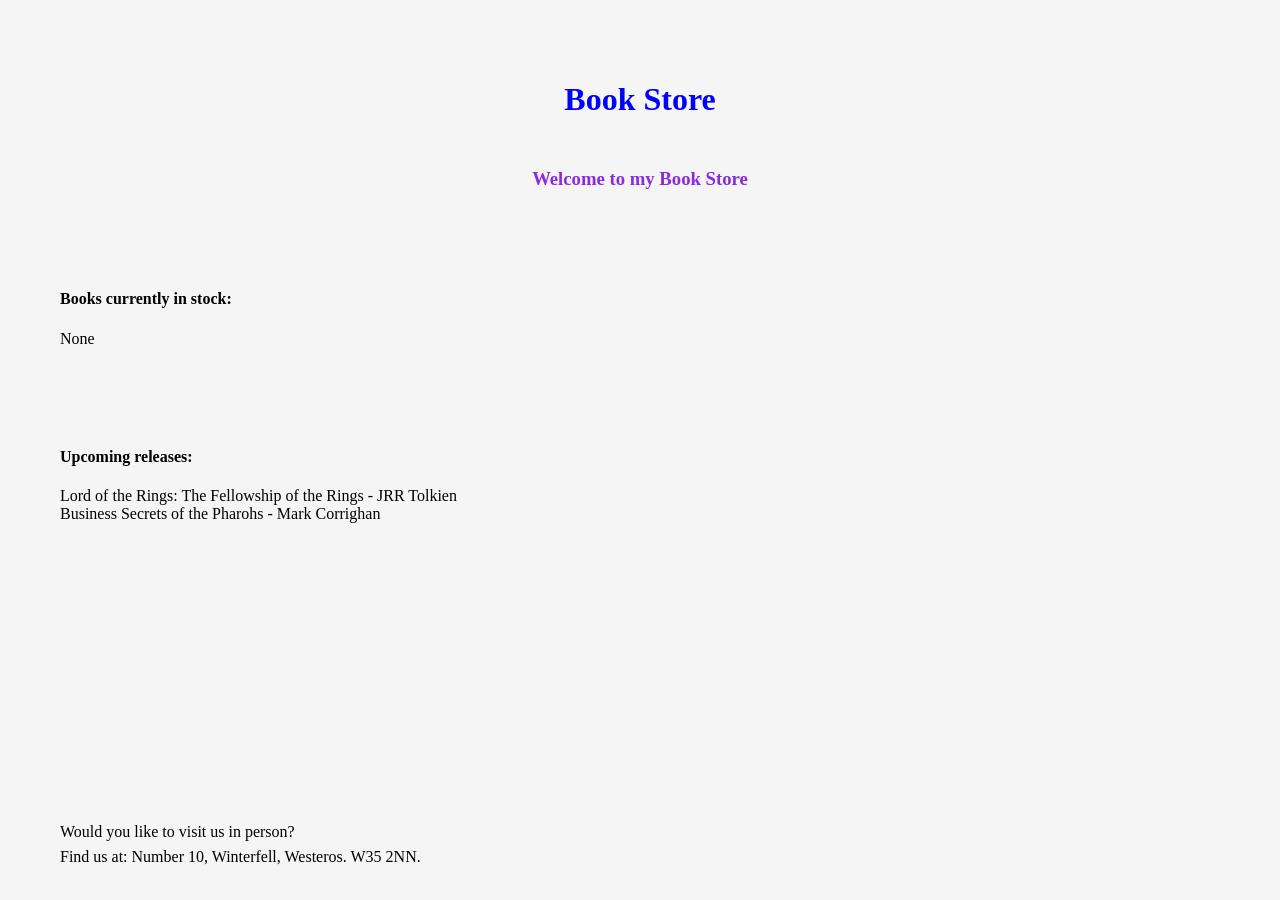
<file: templates/index.html>
<!DOCTYPE html>
<html lang="en"> </lang>

<link rel="stylesheet" href="/static/styles.css">

<body class="background">
<title> Book Store </title>
<H1 class="h1"> Book Store </H1>

<h3 class="welcome"> Welcome to my Book Store</h3>

<h4 class="books"> Books currently in stock: </h4>
<div> None</div>

<h4 class="books"> Upcoming releases: </h4>
<div>Lord of the Rings: The Fellowship of the Rings -  JRR Tolkien </div>
<div> Business Secrets of the Pharohs - Mark Corrighan </div>



<div class="address"> 
<div class="text"> Would you like to visit us in person?</div>
<div class="text"> Find us at: Number 10, Winterfell, Westeros. W35 2NN. </div>
</div>

</body>
</file>
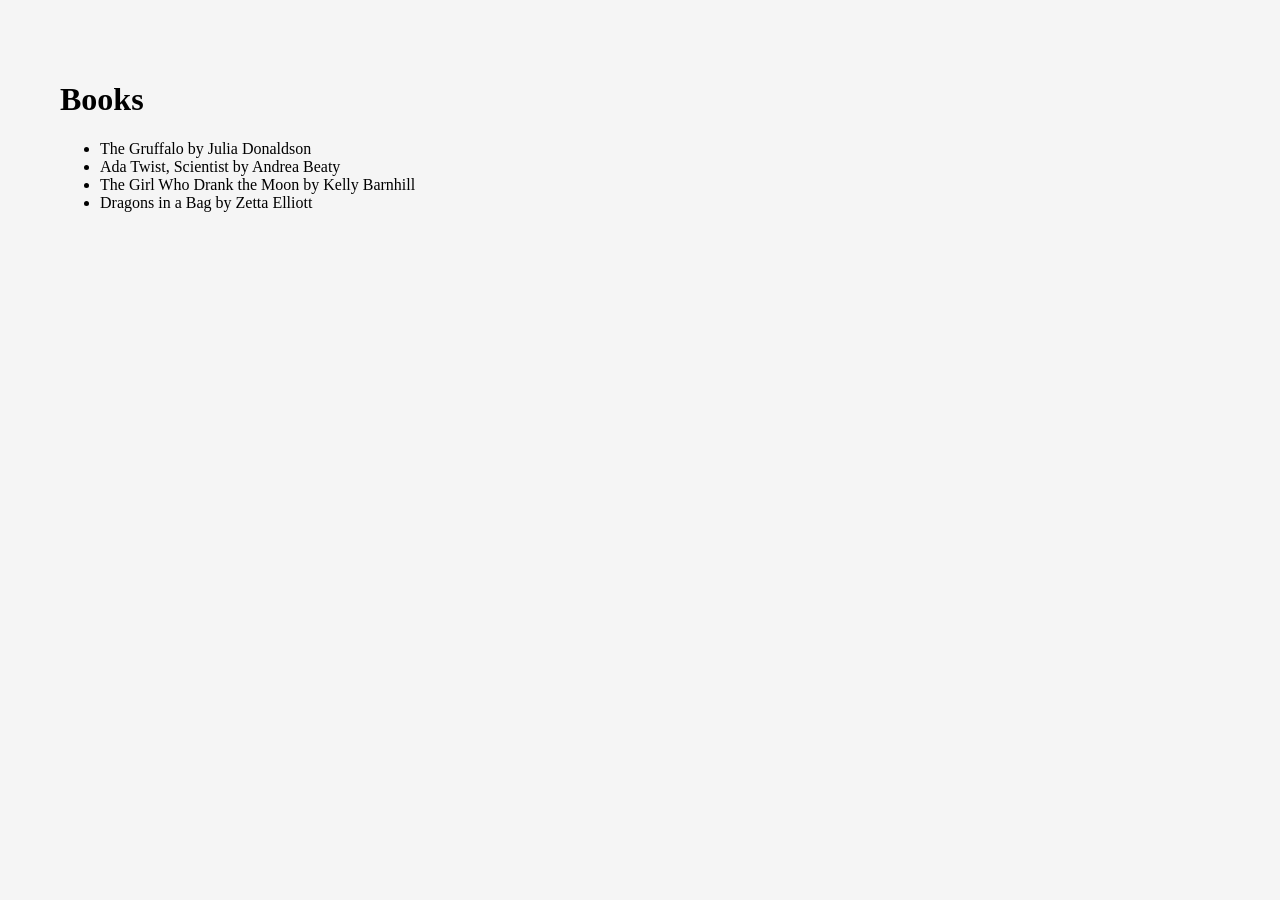
<file: templates/book_list.html>
<!DOCTYPE html>
<html lang="en"> </lang>

<link rel="stylesheet" href="/static/styles.css">

<body class="background"> 

<title> Books </title>
<h1> Books  </h1>

<ul>        
    <li> The Gruffalo by Julia Donaldson </li>
    <li> Ada Twist, Scientist by Andrea Beaty</li>
    <li> The Girl Who Drank the Moon by Kelly Barnhill </li>
    <li> Dragons in a Bag by Zetta Elliott</li>
</ul>

</body>
</file>
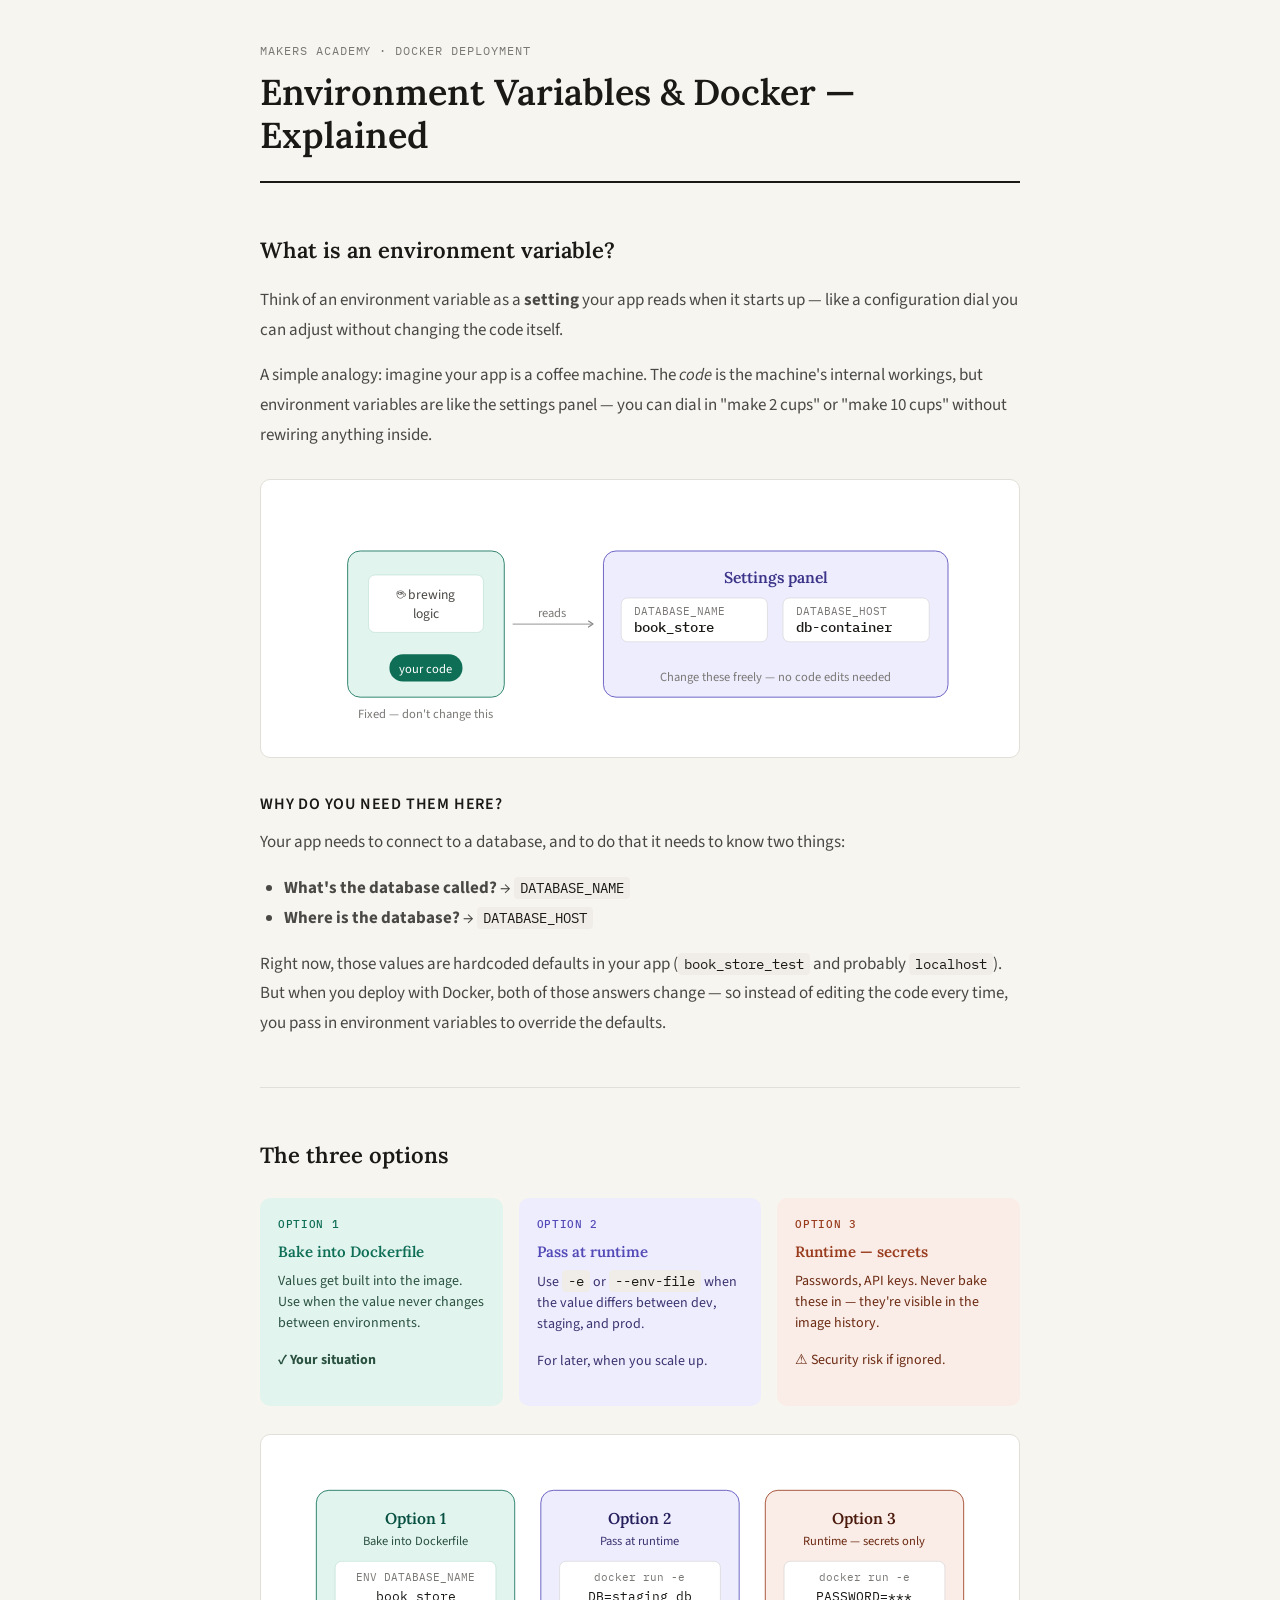
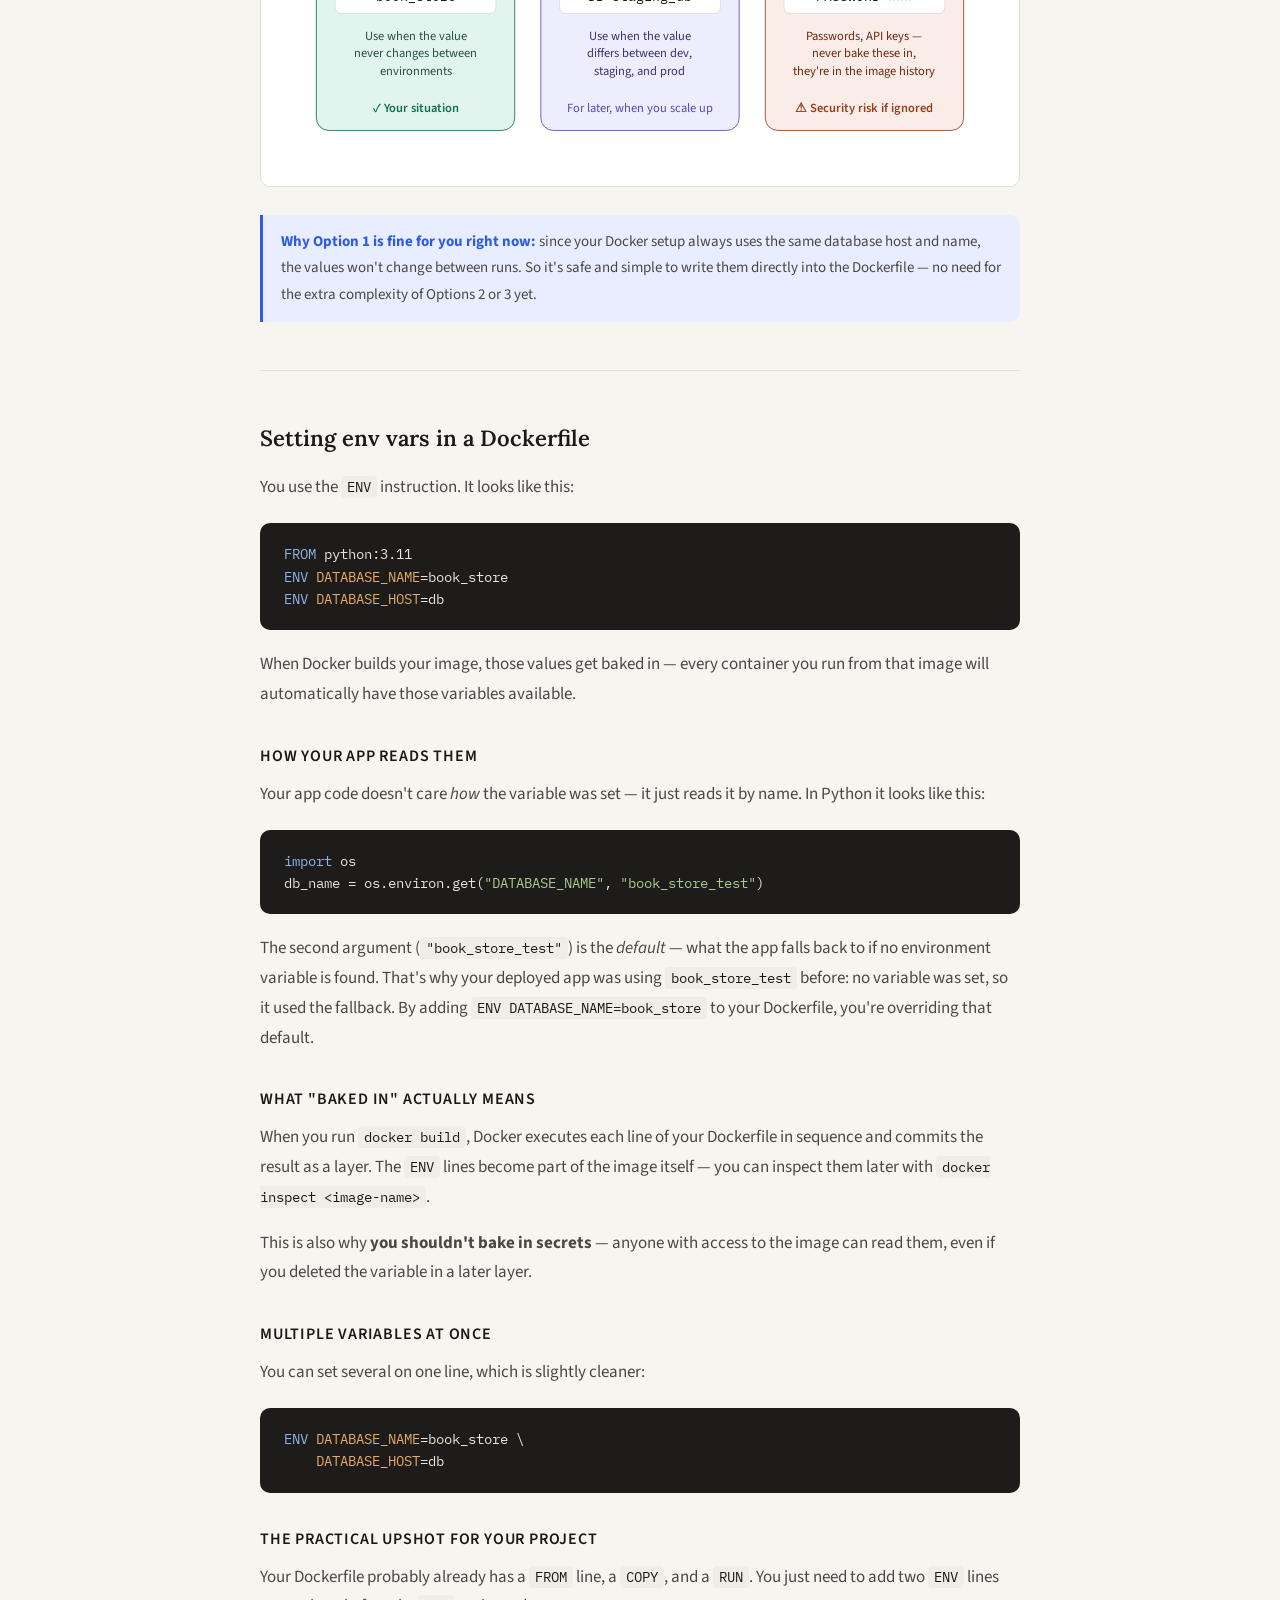
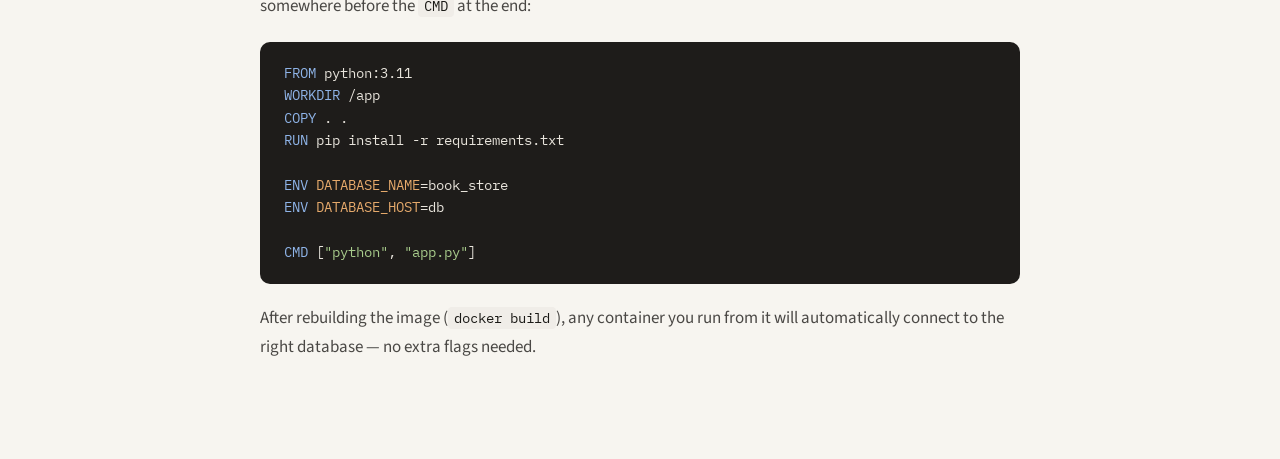
<file: templates/docker_intro.html>
<!DOCTYPE html>
<html lang="en">
<head>
<meta charset="UTF-8">
<meta name="viewport" content="width=device-width, initial-scale=1.0">
<title>Environment Variables &amp; Docker — Explained</title>
<style>
  @import url('https://fonts.googleapis.com/css2?family=IBM+Plex+Mono:wght@400;500&family=Lora:wght@400;600&family=Source+Sans+3:wght@400;600&display=swap');

  *, *::before, *::after { box-sizing: border-box; margin: 0; padding: 0; }

  :root {
    --bg: #f7f5f0;
    --surface: #ffffff;
    --ink: #1a1916;
    --ink-2: #4a4845;
    --ink-3: #7a7875;
    --accent: #2d5be3;
    --accent-light: #e8eeff;
    --teal: #0f6e56;
    --teal-light: #e1f5ee;
    --purple: #534ab7;
    --purple-light: #eeedfe;
    --coral: #993c1d;
    --coral-light: #faece7;
    --border: #e2dfd8;
    --code-bg: #f0ede8;
    --radius: 10px;
  }

  body {
    font-family: 'Source Sans 3', sans-serif;
    background: var(--bg);
    color: var(--ink);
    font-size: 17px;
    line-height: 1.75;
    padding: 40px 20px 80px;
  }

  .page {
    max-width: 760px;
    margin: 0 auto;
  }

  header {
    border-bottom: 2px solid var(--ink);
    padding-bottom: 24px;
    margin-bottom: 48px;
  }

  header .label {
    font-family: 'IBM Plex Mono', monospace;
    font-size: 12px;
    color: var(--ink-3);
    letter-spacing: 0.08em;
    text-transform: uppercase;
    margin-bottom: 10px;
  }

  h1 {
    font-family: 'Lora', serif;
    font-size: 36px;
    font-weight: 600;
    line-height: 1.2;
    color: var(--ink);
  }

  h2 {
    font-family: 'Lora', serif;
    font-size: 22px;
    font-weight: 600;
    margin: 48px 0 16px;
    color: var(--ink);
  }

  h3 {
    font-family: 'Source Sans 3', sans-serif;
    font-size: 16px;
    font-weight: 600;
    margin: 32px 0 10px;
    color: var(--ink);
    text-transform: uppercase;
    letter-spacing: 0.05em;
  }

  p { margin-bottom: 16px; color: var(--ink-2); }

  .diagram-card {
    background: var(--surface);
    border: 1px solid var(--border);
    border-radius: var(--radius);
    padding: 24px;
    margin: 28px 0;
  }

  .diagram-card svg { width: 100%; height: auto; display: block; }

  code {
    font-family: 'IBM Plex Mono', monospace;
    font-size: 14px;
    background: var(--code-bg);
    padding: 2px 6px;
    border-radius: 4px;
    color: var(--ink);
  }

  pre {
    background: #1e1c1a;
    color: #e8e4dc;
    font-family: 'IBM Plex Mono', monospace;
    font-size: 14px;
    line-height: 1.6;
    padding: 20px 24px;
    border-radius: var(--radius);
    overflow-x: auto;
    margin: 20px 0;
  }

  pre .comment { color: #7a7565; }
  pre .keyword { color: #8fb4e8; }
  pre .string  { color: #a8cc8c; }
  pre .value   { color: #e5a96b; }

  .callout {
    border-left: 3px solid var(--accent);
    background: var(--accent-light);
    padding: 14px 18px;
    border-radius: 0 var(--radius) var(--radius) 0;
    margin: 24px 0;
    color: var(--ink-2);
    font-size: 15px;
  }

  .callout strong { color: var(--accent); }

  hr {
    border: none;
    border-top: 1px solid var(--border);
    margin: 48px 0;
  }

  .option-grid {
    display: grid;
    grid-template-columns: repeat(3, 1fr);
    gap: 16px;
    margin: 24px 0;
  }

  .option-card {
    border-radius: var(--radius);
    padding: 18px;
    font-size: 14px;
    line-height: 1.5;
  }

  .option-card .badge {
    font-family: 'IBM Plex Mono', monospace;
    font-size: 11px;
    font-weight: 500;
    letter-spacing: 0.06em;
    text-transform: uppercase;
    margin-bottom: 8px;
  }

  .option-card h4 {
    font-family: 'Lora', serif;
    font-size: 15px;
    font-weight: 600;
    margin-bottom: 8px;
  }

  .opt-1 { background: var(--teal-light); }
  .opt-1 .badge, .opt-1 h4 { color: var(--teal); }
  .opt-1 p { color: #2a5040; }

  .opt-2 { background: var(--purple-light); }
  .opt-2 .badge, .opt-2 h4 { color: var(--purple); }
  .opt-2 p { color: #3a3470; }

  .opt-3 { background: var(--coral-light); }
  .opt-3 .badge, .opt-3 h4 { color: var(--coral); }
  .opt-3 p { color: #6b2a12; }

  @media (max-width: 600px) {
    .option-grid { grid-template-columns: 1fr; }
    h1 { font-size: 28px; }
  }
</style>
</head>
<body>
<div class="page">

  <header>
    <div class="label">Makers Academy · Docker deployment</div>
    <h1>Environment Variables &amp; Docker — Explained</h1>
  </header>

  <!-- SECTION 1 -->
  <h2>What is an environment variable?</h2>

  <p>Think of an environment variable as a <strong>setting</strong> your app reads when it starts up — like a configuration dial you can adjust without changing the code itself.</p>

  <p>A simple analogy: imagine your app is a coffee machine. The <em>code</em> is the machine's internal workings, but environment variables are like the settings panel — you can dial in "make 2 cups" or "make 10 cups" without rewiring anything inside.</p>

  <div class="diagram-card">
    <svg viewBox="0 0 680 220" xmlns="http://www.w3.org/2000/svg" role="img">
      <title>Environment variable analogy</title>
      <desc>Code is like a fixed coffee machine; environment variables are the settings panel you can change freely.</desc>
      <defs>
        <marker id="arr" viewBox="0 0 10 10" refX="8" refY="5" markerWidth="6" markerHeight="6" orient="auto-start-reverse">
          <path d="M2 1L8 5L2 9" fill="none" stroke="#888" stroke-width="1.5" stroke-linecap="round" stroke-linejoin="round"/>
        </marker>
      </defs>
      <!-- Machine body -->
      <rect x="60" y="45" width="150" height="140" rx="12" fill="#e1f5ee" stroke="#0f6e56" stroke-width="0.8"/>
      <rect x="80" y="68" width="110" height="55" rx="6" fill="#fff" stroke="#b0d8cd" stroke-width="0.5"/>
      <text x="135" y="91" text-anchor="middle" font-family="'Source Sans 3',sans-serif" font-size="13" fill="#4a4845">☕ brewing</text>
      <text x="135" y="109" text-anchor="middle" font-family="'Source Sans 3',sans-serif" font-size="13" fill="#4a4845">logic</text>
      <rect x="100" y="144" width="70" height="26" rx="13" fill="#0f6e56"/>
      <text x="135" y="162" text-anchor="middle" font-family="'Source Sans 3',sans-serif" font-size="12" fill="#fff">your code</text>
      <text x="135" y="205" text-anchor="middle" font-family="'Source Sans 3',sans-serif" font-size="12" fill="#7a7875">Fixed — don't change this</text>
      <!-- Arrow -->
      <line x1="218" y1="115" x2="295" y2="115" stroke="#aaa" stroke-width="1.2" marker-end="url(#arr)"/>
      <text x="256" y="108" text-anchor="middle" font-family="'Source Sans 3',sans-serif" font-size="12" fill="#7a7875">reads</text>
      <!-- Settings panel -->
      <rect x="305" y="45" width="330" height="140" rx="12" fill="#eeedfe" stroke="#534ab7" stroke-width="0.8"/>
      <text x="470" y="76" text-anchor="middle" font-family="'Lora',serif" font-size="15" font-weight="600" fill="#3c3489">Settings panel</text>
      <rect x="322" y="90" width="140" height="42" rx="6" fill="#fff" stroke="#ccc" stroke-width="0.5"/>
      <text x="334" y="106" font-family="'IBM Plex Mono',monospace" font-size="11" fill="#7a7875">DATABASE_NAME</text>
      <text x="334" y="123" font-family="'IBM Plex Mono',monospace" font-size="13" font-weight="500" fill="#1a1916">book_store</text>
      <rect x="477" y="90" width="140" height="42" rx="6" fill="#fff" stroke="#ccc" stroke-width="0.5"/>
      <text x="489" y="106" font-family="'IBM Plex Mono',monospace" font-size="11" fill="#7a7875">DATABASE_HOST</text>
      <text x="489" y="123" font-family="'IBM Plex Mono',monospace" font-size="13" font-weight="500" fill="#1a1916">db-container</text>
      <text x="470" y="170" text-anchor="middle" font-family="'Source Sans 3',sans-serif" font-size="12" fill="#7a7875">Change these freely — no code edits needed</text>
    </svg>
  </div>

  <h3>Why do you need them here?</h3>

  <p>Your app needs to connect to a database, and to do that it needs to know two things:</p>
  <ul style="margin: 0 0 16px 24px; color: var(--ink-2);">
    <li><strong>What's the database called?</strong> → <code>DATABASE_NAME</code></li>
    <li><strong>Where is the database?</strong> → <code>DATABASE_HOST</code></li>
  </ul>

  <p>Right now, those values are hardcoded defaults in your app (<code>book_store_test</code> and probably <code>localhost</code>). But when you deploy with Docker, both of those answers change — so instead of editing the code every time, you pass in environment variables to override the defaults.</p>

  <hr>

  <!-- SECTION 2 -->
  <h2>The three options</h2>

  <div class="option-grid">
    <div class="option-card opt-1">
      <div class="badge">Option 1</div>
      <h4>Bake into Dockerfile</h4>
      <p>Values get built into the image. Use when the value never changes between environments.</p>
      <p style="margin-top:8px"><strong>✓ Your situation</strong></p>
    </div>
    <div class="option-card opt-2">
      <div class="badge">Option 2</div>
      <h4>Pass at runtime</h4>
      <p>Use <code>-e</code> or <code>--env-file</code> when the value differs between dev, staging, and prod.</p>
      <p style="margin-top:8px">For later, when you scale up.</p>
    </div>
    <div class="option-card opt-3">
      <div class="badge">Option 3</div>
      <h4>Runtime — secrets</h4>
      <p>Passwords, API keys. Never bake these in — they're visible in the image history.</p>
      <p style="margin-top:8px">⚠ Security risk if ignored.</p>
    </div>
  </div>

  <div class="diagram-card">
    <svg viewBox="0 0 680 290" xmlns="http://www.w3.org/2000/svg" role="img">
      <title>Three options for setting environment variables in Docker</title>
      <desc>Option 1 bakes values into the Dockerfile for stable settings. Option 2 passes them at runtime for per-environment values. Option 3 passes secrets at runtime to keep them out of the image.</desc>
      <!-- Option 1 -->
      <rect x="30" y="30" width="190" height="230" rx="12" fill="#e1f5ee" stroke="#0f6e56" stroke-width="0.8"/>
      <text x="125" y="62" text-anchor="middle" font-family="'Lora',serif" font-size="15" font-weight="600" fill="#085041">Option 1</text>
      <text x="125" y="82" text-anchor="middle" font-family="'Source Sans 3',sans-serif" font-size="12" fill="#2a5040">Bake into Dockerfile</text>
      <rect x="48" y="98" width="154" height="50" rx="6" fill="#fff" stroke="#b0d8cd" stroke-width="0.5"/>
      <text x="125" y="117" text-anchor="middle" font-family="'IBM Plex Mono',monospace" font-size="11" fill="#7a7875">ENV DATABASE_NAME</text>
      <text x="125" y="136" text-anchor="middle" font-family="'IBM Plex Mono',monospace" font-size="12" fill="#1a1916">  book_store</text>
      <text x="125" y="173" text-anchor="middle" font-family="'Source Sans 3',sans-serif" font-size="12" fill="#2a5040">Use when the value</text>
      <text x="125" y="190" text-anchor="middle" font-family="'Source Sans 3',sans-serif" font-size="12" fill="#2a5040">never changes between</text>
      <text x="125" y="207" text-anchor="middle" font-family="'Source Sans 3',sans-serif" font-size="12" fill="#2a5040">environments</text>
      <text x="125" y="242" text-anchor="middle" font-family="'Source Sans 3',sans-serif" font-size="12" font-weight="600" fill="#0f6e56">✓ Your situation</text>
      <!-- Option 2 -->
      <rect x="245" y="30" width="190" height="230" rx="12" fill="#eeedfe" stroke="#534ab7" stroke-width="0.8"/>
      <text x="340" y="62" text-anchor="middle" font-family="'Lora',serif" font-size="15" font-weight="600" fill="#26215c">Option 2</text>
      <text x="340" y="82" text-anchor="middle" font-family="'Source Sans 3',sans-serif" font-size="12" fill="#3a3470">Pass at runtime</text>
      <rect x="263" y="98" width="154" height="50" rx="6" fill="#fff" stroke="#ccc" stroke-width="0.5"/>
      <text x="340" y="117" text-anchor="middle" font-family="'IBM Plex Mono',monospace" font-size="11" fill="#7a7875">docker run -e</text>
      <text x="340" y="136" text-anchor="middle" font-family="'IBM Plex Mono',monospace" font-size="12" fill="#1a1916">  DB=staging_db</text>
      <text x="340" y="173" text-anchor="middle" font-family="'Source Sans 3',sans-serif" font-size="12" fill="#3a3470">Use when the value</text>
      <text x="340" y="190" text-anchor="middle" font-family="'Source Sans 3',sans-serif" font-size="12" fill="#3a3470">differs between dev,</text>
      <text x="340" y="207" text-anchor="middle" font-family="'Source Sans 3',sans-serif" font-size="12" fill="#3a3470">staging, and prod</text>
      <text x="340" y="242" text-anchor="middle" font-family="'Source Sans 3',sans-serif" font-size="12" fill="#534ab7">For later, when you scale up</text>
      <!-- Option 3 -->
      <rect x="460" y="30" width="190" height="230" rx="12" fill="#faece7" stroke="#993c1d" stroke-width="0.8"/>
      <text x="555" y="62" text-anchor="middle" font-family="'Lora',serif" font-size="15" font-weight="600" fill="#4a1b0c">Option 3</text>
      <text x="555" y="82" text-anchor="middle" font-family="'Source Sans 3',sans-serif" font-size="12" fill="#6b2a12">Runtime — secrets only</text>
      <rect x="478" y="98" width="154" height="50" rx="6" fill="#fff" stroke="#ccc" stroke-width="0.5"/>
      <text x="555" y="117" text-anchor="middle" font-family="'IBM Plex Mono',monospace" font-size="11" fill="#7a7875">docker run -e</text>
      <text x="555" y="136" text-anchor="middle" font-family="'IBM Plex Mono',monospace" font-size="12" fill="#1a1916">  PASSWORD=***</text>
      <text x="555" y="173" text-anchor="middle" font-family="'Source Sans 3',sans-serif" font-size="12" fill="#6b2a12">Passwords, API keys —</text>
      <text x="555" y="190" text-anchor="middle" font-family="'Source Sans 3',sans-serif" font-size="12" fill="#6b2a12">never bake these in,</text>
      <text x="555" y="207" text-anchor="middle" font-family="'Source Sans 3',sans-serif" font-size="12" fill="#6b2a12">they're in the image history</text>
      <text x="555" y="242" text-anchor="middle" font-family="'Source Sans 3',sans-serif" font-size="12" font-weight="600" fill="#993c1d">⚠ Security risk if ignored</text>
    </svg>
  </div>

  <div class="callout">
    <strong>Why Option 1 is fine for you right now:</strong> since your Docker setup always uses the same database host and name, the values won't change between runs. So it's safe and simple to write them directly into the Dockerfile — no need for the extra complexity of Options 2 or 3 yet.
  </div>

  <hr>

  <!-- SECTION 3 -->
  <h2>Setting env vars in a Dockerfile</h2>

  <p>You use the <code>ENV</code> instruction. It looks like this:</p>

<pre><span class="keyword">FROM</span> python:3.11
<span class="keyword">ENV</span> <span class="value">DATABASE_NAME</span>=book_store
<span class="keyword">ENV</span> <span class="value">DATABASE_HOST</span>=db</pre>

  <p>When Docker builds your image, those values get baked in — every container you run from that image will automatically have those variables available.</p>

  <h3>How your app reads them</h3>

  <p>Your app code doesn't care <em>how</em> the variable was set — it just reads it by name. In Python it looks like this:</p>

<pre><span class="keyword">import</span> os
db_name = os.environ.get(<span class="string">"DATABASE_NAME"</span>, <span class="string">"book_store_test"</span>)</pre>

  <p>The second argument (<code>"book_store_test"</code>) is the <em>default</em> — what the app falls back to if no environment variable is found. That's why your deployed app was using <code>book_store_test</code> before: no variable was set, so it used the fallback. By adding <code>ENV DATABASE_NAME=book_store</code> to your Dockerfile, you're overriding that default.</p>

  <h3>What "baked in" actually means</h3>

  <p>When you run <code>docker build</code>, Docker executes each line of your Dockerfile in sequence and commits the result as a layer. The <code>ENV</code> lines become part of the image itself — you can inspect them later with <code>docker inspect &lt;image-name&gt;</code>.</p>

  <p>This is also why <strong>you shouldn't bake in secrets</strong> — anyone with access to the image can read them, even if you deleted the variable in a later layer.</p>

  <h3>Multiple variables at once</h3>

  <p>You can set several on one line, which is slightly cleaner:</p>

<pre><span class="keyword">ENV</span> <span class="value">DATABASE_NAME</span>=book_store \
    <span class="value">DATABASE_HOST</span>=db</pre>

  <h3>The practical upshot for your project</h3>

  <p>Your Dockerfile probably already has a <code>FROM</code> line, a <code>COPY</code>, and a <code>RUN</code>. You just need to add two <code>ENV</code> lines somewhere before the <code>CMD</code> at the end:</p>

<pre><span class="keyword">FROM</span> python:3.11
<span class="keyword">WORKDIR</span> /app
<span class="keyword">COPY</span> . .
<span class="keyword">RUN</span> pip install -r requirements.txt

<span class="keyword">ENV</span> <span class="value">DATABASE_NAME</span>=book_store
<span class="keyword">ENV</span> <span class="value">DATABASE_HOST</span>=db

<span class="keyword">CMD</span> [<span class="string">"python"</span>, <span class="string">"app.py"</span>]</pre>

  <p>After rebuilding the image (<code>docker build</code>), any container you run from it will automatically connect to the right database — no extra flags needed.</p>

</div>
</body>
</html>
</file>
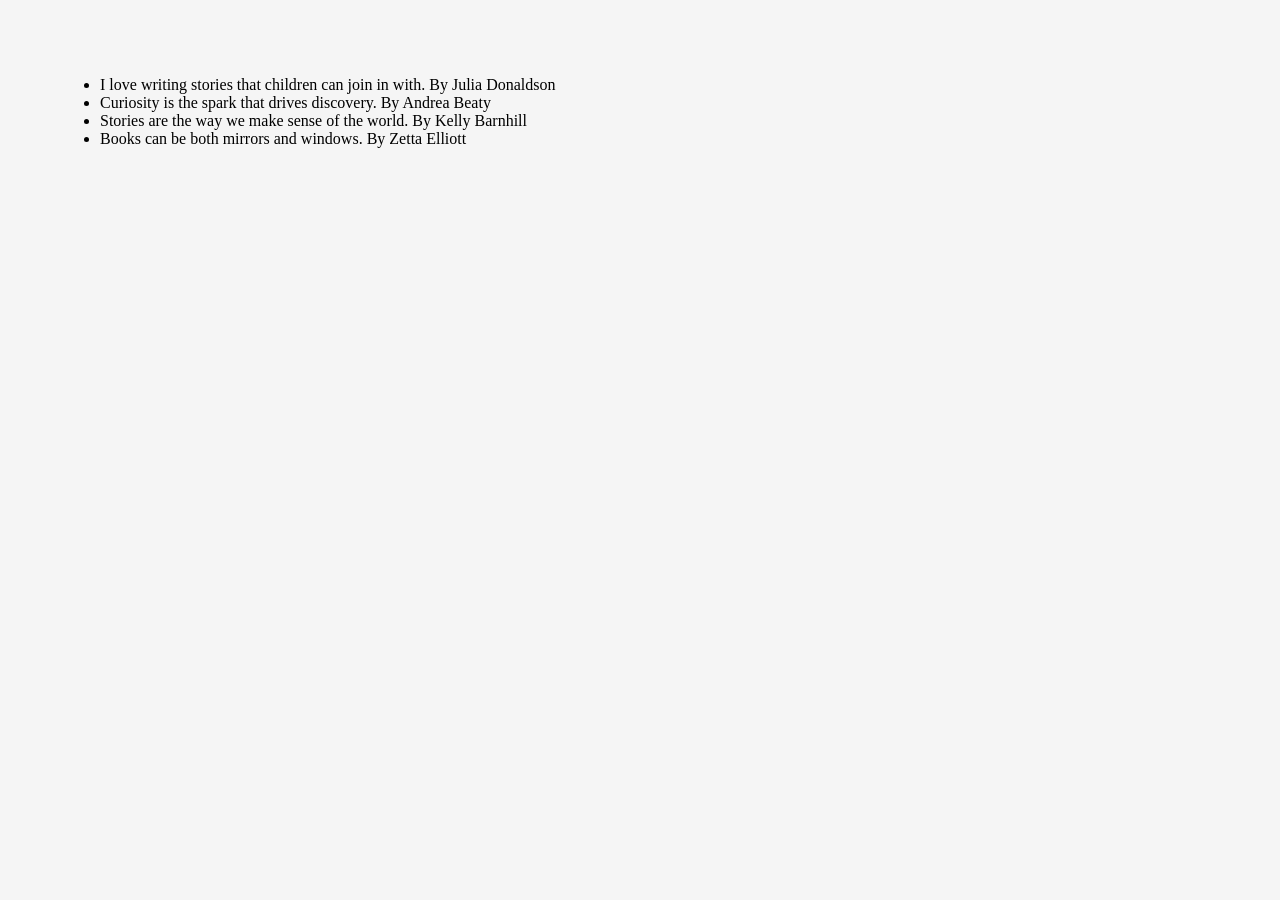
<file: templates/quotes.html>
<!DOCTYPE html>
<html lang="en"> </lang>

<link rel="stylesheet" href="/static/styles.css">

<body class="background">
<title> Quotes </title>

<ul>        
    <li>I love writing stories that children can join in with. By Julia Donaldson</li>
    <li>Curiosity is the spark that drives discovery. By Andrea Beaty</li>
    <li>Stories are the way we make sense of the world. By Kelly Barnhill</li>
    <li>Books can be both mirrors and windows. By Zetta Elliott</li>
</ul> 

</body>
</file>
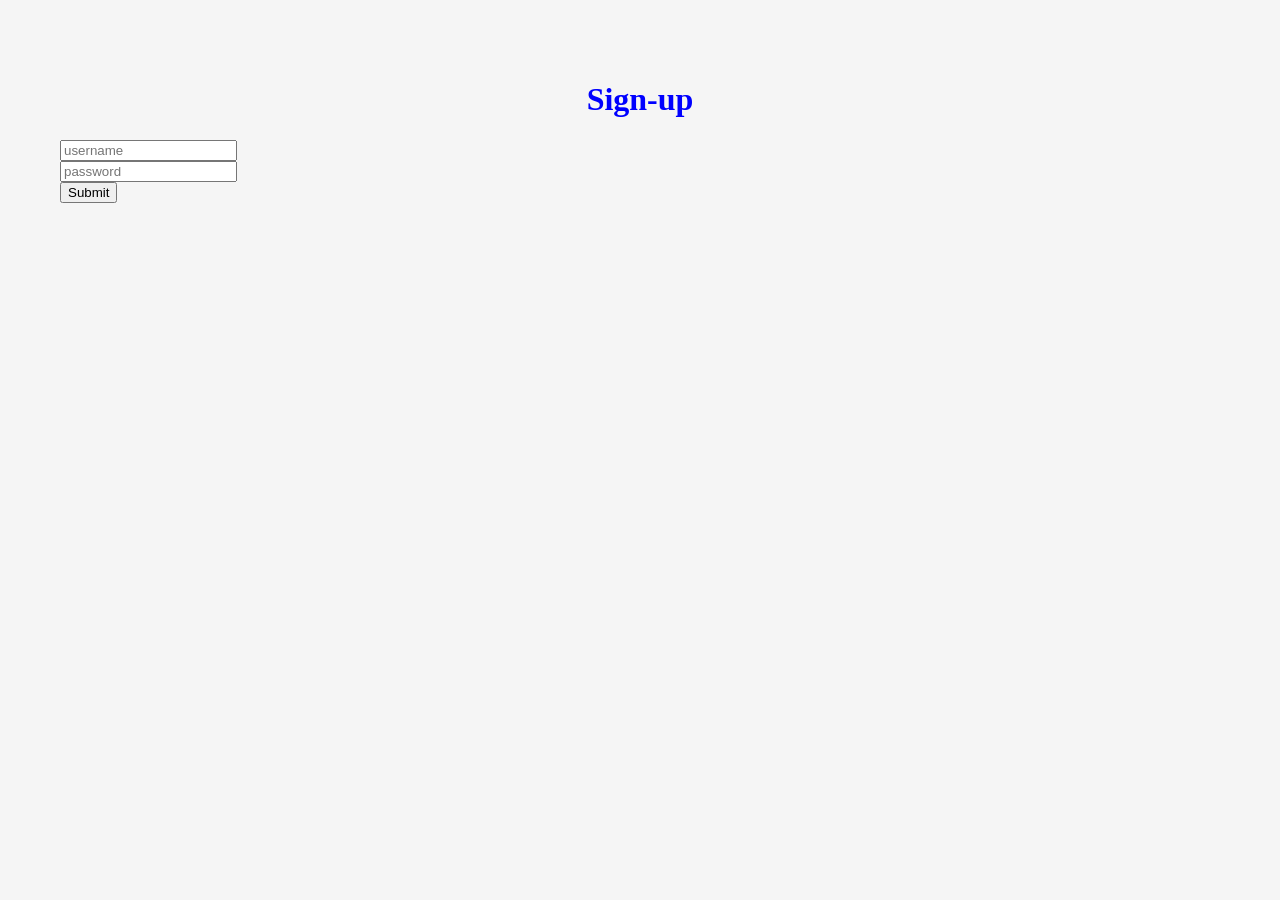
<file: templates/signup_form.html>
<!DOCTYPE html>
<html lang="en">

<link rel="stylesheet" href="/static/styles.css">

<head>
<title> Sign-up </title>
</head>

<body class="background"> 

<h1 class="h1"> Sign-up </h1>

   <form class="form" method="POST" action="/users">

    <input type="text" name="username" placeholder="username" required><br>
    <input type="text" name="password" placeholder="password" required><br>
    <button type="submit" value="Submit"> Submit </button>

   </form>
 

</body>
</file>
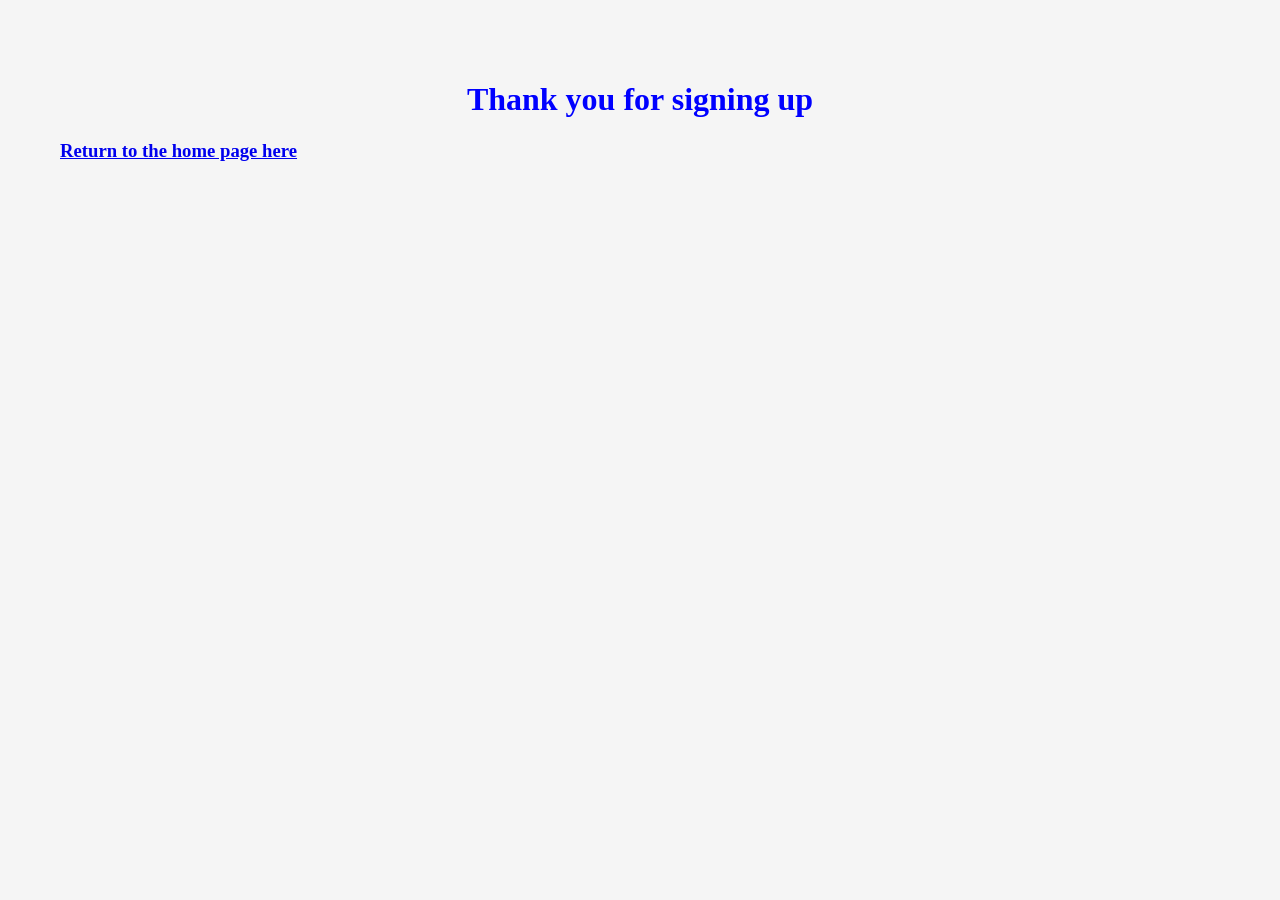
<file: templates/thank_you.html>
<!DOCTYPE html>
<html lang="en">

<link rel="stylesheet" href="/static/styles.css">

<head>
<title> Sign-up </title>
</head>

<body class="background"> 

<h1 class="h1"> Thank you for signing up </h1>
<h3><a href="http://127.0.0.1:5001/">Return to the home page here </a> </h3>
 

</body>
</file>
<file: static/styles.css>
/* Index */

.background{
    background-color: #f5f5f5;
    margin: 20px; 
    padding: 40px; 

}

.h1{
    text-align: center;
    color:blue; 
}

.text{
    font-size: 18;
    line-height: 1.6;
}

.welcome{

    text-align: center;
    color: blueviolet;
    margin-top: 50px;
}

.address{
    bottom: 0%;
    position: fixed;
    margin-bottom: 30px;
}

.books{
    margin-top: 100px;
}

.flex-container {
  display: flex;       /* Activates Flexbox */
  gap: 20px;           /* Space between columns */
  margin-bottom: 25px;
}

.column {
   border-radius: 15px;
  flex: 1;             /* All columns will have the same width */
  background: rgb(211, 211, 211);
  padding: 10px;
}

img {
    border-radius: 15px;
    border: 2px solid #333; 
    width: 50px;
    height: 50px;
    margin-left: 35px; 
}

/* Books */
.form{
    padding: 25; /* NOT WORKING */
}
</file>
